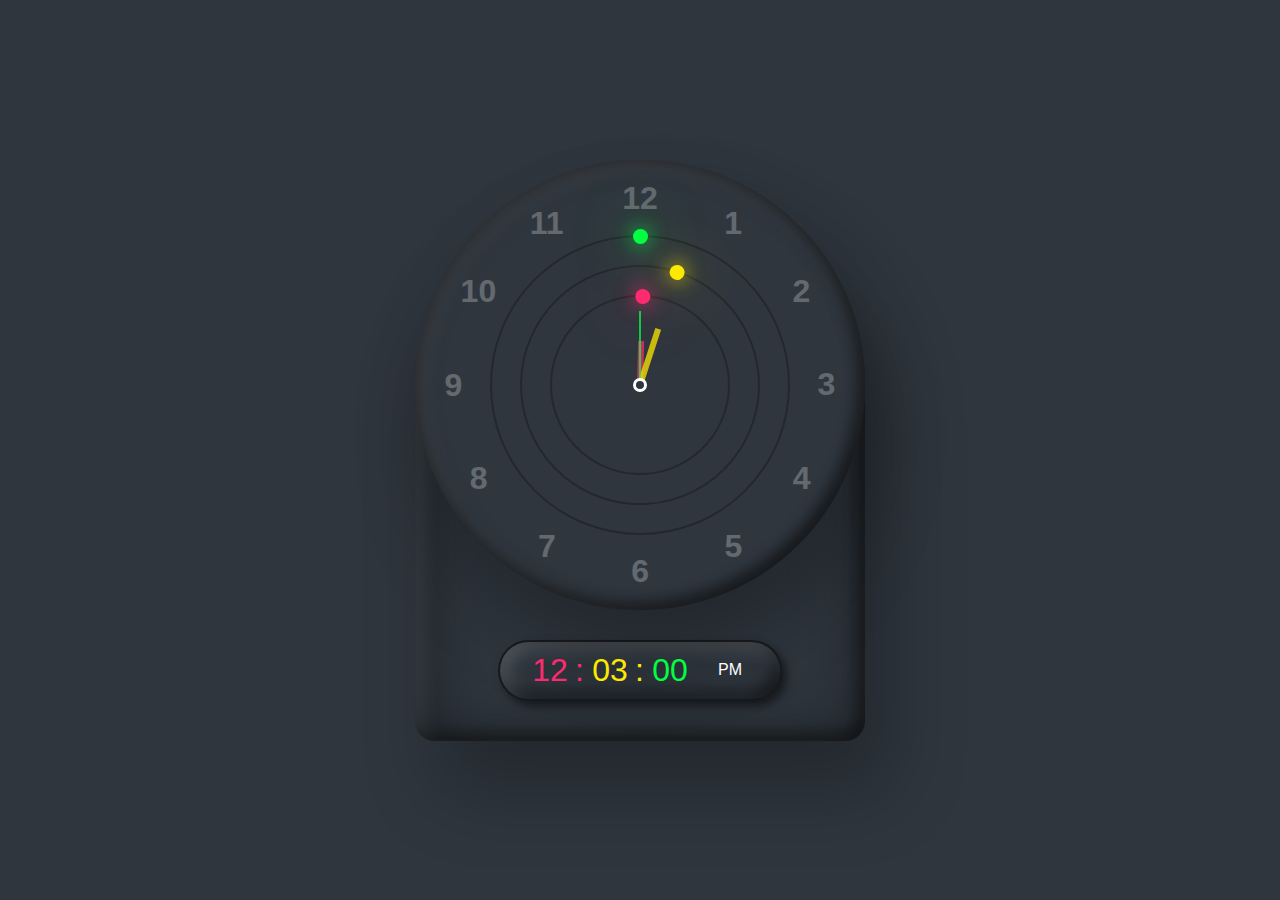
<file: index.html>
<html>
    <head>
        <link rel="stylesheet" href="clock.css">

    </head>

    <body>
        <div class="container">
            <div class="clock">
                <div class="circle" id="sc" style="--clr:#04fc43;"><i></i></div>
                <div class="circle circle2" id="mn" style="--clr:#fee800;"><i></i></div>
                <div class="circle circle3" id="hr" style="--clr:#ff2972;"><i></i></div>

                <span style="--i:1;"><b>1</b></span>
                <span style="--i:2;"><b>2</b></span>
                <span style="--i:3;"><b>3</b></span>
                <span style="--i:4;"><b>4</b></span>
                <span style="--i:5;"><b>5</b></span>
                <span style="--i:6;"><b>6</b></span>
                <span style="--i:7;"><b>7</b></span>
                <span style="--i:8;"><b>8</b></span>
                <span style="--i:9;"><b>9</b></span>
                <span style="--i:10;"><b>10</b></span>
                <span style="--i:11;"><b>11</b></span>
                <span style="--i:12;"><b>12</b></span>
            </div>

            <!-- Sowing clock time -->
            <div id="time">
                <div id="hour" style="--clr:#ff2972;">00</div>
                <div id="minutes" style="--clr:#fee800;">00</div>
                <div id="seconds" style="--clr:#04fc43;">00</div>
                <div id="ampm">AM</div>
            </div>

        </div>
        <script src="clock.js"> </script>
    </body>
</html>
</file>
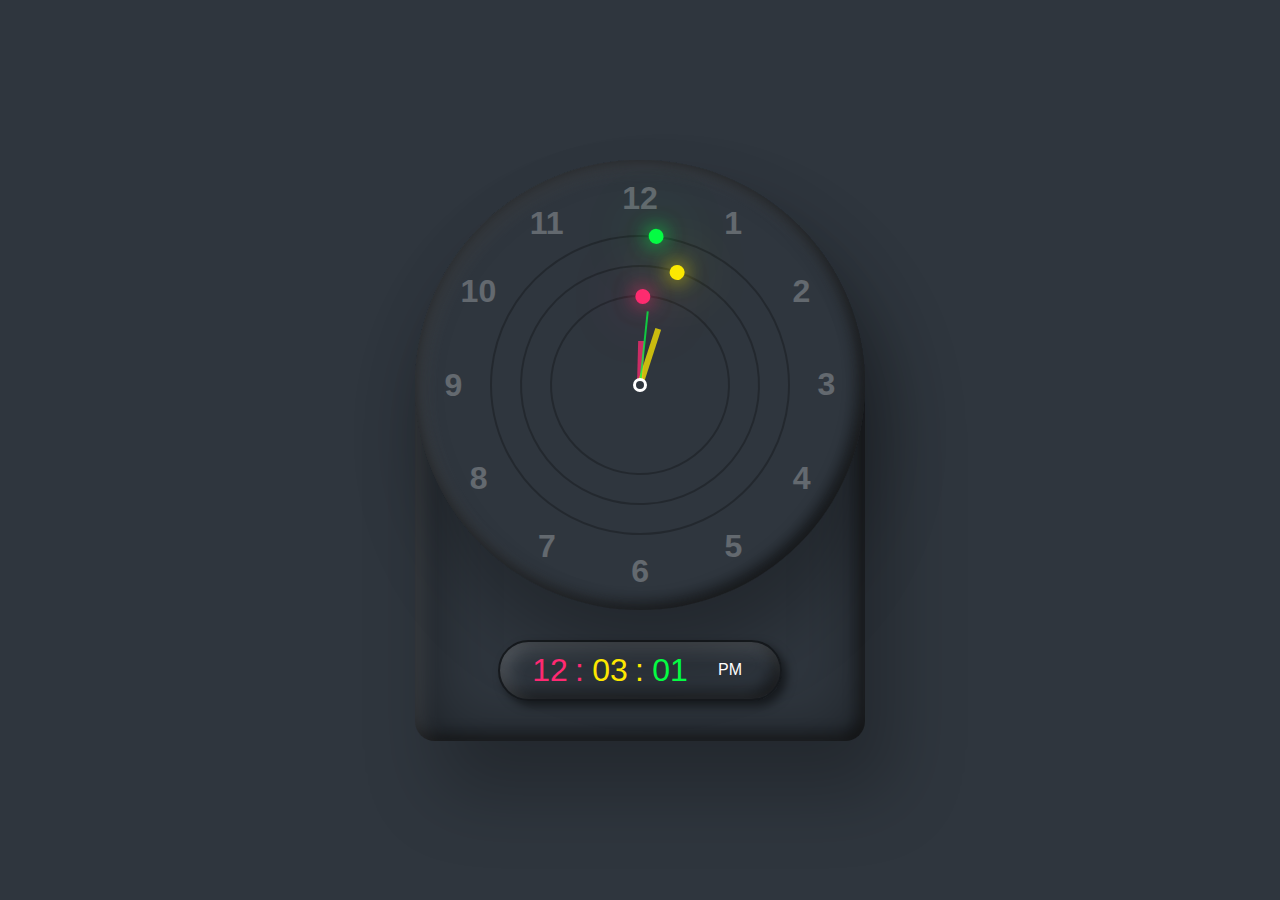
<file: clock.html>
<html>
    <head>
        <link rel="stylesheet" href="clock.css">

    </head>

    <body>
        <div class="container">
            <div class="clock">
                <div class="circle" id="sc" style="--clr:#04fc43;"><i></i></div>
                <div class="circle circle2" id="mn" style="--clr:#fee800;"><i></i></div>
                <div class="circle circle3" id="hr" style="--clr:#ff2972;"><i></i></div>

                <span style="--i:1;"><b>1</b></span>
                <span style="--i:2;"><b>2</b></span>
                <span style="--i:3;"><b>3</b></span>
                <span style="--i:4;"><b>4</b></span>
                <span style="--i:5;"><b>5</b></span>
                <span style="--i:6;"><b>6</b></span>
                <span style="--i:7;"><b>7</b></span>
                <span style="--i:8;"><b>8</b></span>
                <span style="--i:9;"><b>9</b></span>
                <span style="--i:10;"><b>10</b></span>
                <span style="--i:11;"><b>11</b></span>
                <span style="--i:12;"><b>12</b></span>
            </div>

            <!-- Sowing clock time -->
            <div id="time">
                <div id="hour" style="--clr:#ff2972;">00</div>
                <div id="minutes" style="--clr:#fee800;">00</div>
                <div id="seconds" style="--clr:#04fc43;">00</div>
                <div id="ampm">AM</div>
            </div>

        </div>
        <script src="clock.js"> </script>
    </body>
</html>
</file>
<file: clock.css>
*{
    margin: 0;
    padding: 0;
    box-sizing: border-box;
    font-family: 'poppins',sans-serif;
}

body{
    display : flex;
    justify-content: center;
    align-items: center;
    min-height: 100vh;
    background-color: #2f363e;
    overflow-y: hidden;
    overflow-x: hidden;

}

.container{
    position: relative;
    /* min-height: 500px; */
    border-radius: 20px;
    border-top-left-radius: 225px;
    border-top-right-radius: 225px;
    box-shadow: 25px 50px 75px rgba(0, 0, 0, 0.25),
                inset 5px 5px 70px rgba(0, 0, 0, 0.5),
                inset 5px 5px 20px rgba(255, 255, 255, 0.2),
                inset -5px -5px 15px rgba(0, 0, 0, 0.75);
    display: flex;
    justify-content: center;
    align-items: center;
    flex-direction: column;
}

.clock{
    position: relative;
    width: 450px;
    height: 450px;
    background: #2f363e;
    border-radius: 50%;
    box-shadow: 10px 50px 70px rgba(0, 0, 0, 0.25),
                inset 5px 5px 20px rgba(0, 0, 0, 0.5),
                inset 5px 5px 20px rgba(255, 255, 255, 0.2),
                inset -5px -5px 15px rgba(0, 0, 0, 0.75);
    display: flex;
    justify-content: center;
    align-items: center;
    margin-bottom: 30px;

}

.clock::before{
    content: '';
    position: absolute;
    width: 8px;
    height: 8px;
    background: #2f363e;
    border:3px solid white;
    border-radius:50%;
    z-index: 10000;
}

.clock span{
    position:absolute;
    inset: 20px;
    color: #fff;
    text-align: center;
    transform: rotate(calc(30deg * var(--i)));
    /* 360/12 = 30deg */
}

.clock span b{
    font-size: 2em;
    opacity: 0.25;
    font-weight: 600;
    display : inline-block;
    transform: rotate(calc(-30deg*var(--i)));
}

.circle{
    position: absolute;
    width: 300px;
    height: 300px;
    border:2px solid rgba(0, 0, 0, 0.25);
    border-radius: 50%;
    display: flex;
    justify-content: center;
    align-items: flex-start;
    z-index: 10;
}

.circle i{
    position: absolute;
    width: 6px;
    height: 50%;
    background: var(--clr);
    opacity: 0.75;
    transform-origin: bottom;
    transform: scaleY(0.5); 
    /* z-index: 10; */
}

.circle:nth-child(1) i {
    width: 2px;
}

.circle:nth-child(2) i {
    width: 6px;
}

.circle2{
    width: 240px;
    height: 240px;
    z-index: 9;

}

.circle3{
    height:180px;
    width:180px;
    z-index: 8;

 
}

 .circle::before
{
    content: '';
    position: absolute;
    top : -8.5px;
    margin-bottom: 50px;
    width: 15px;
    height: 15px;
    border-radius: 50%;
    background-color: var(--clr);
    box-shadow: 0 0 20px var(--clr),
                0 0 60px var(--clr);

}  


/*  digital clock style */
 #time{
     margin-bottom: 40px;
     display: flex;
     padding: 10px 20px;
     font-size: 2em;
     font-weight: 600;
     border: 2px solid rgba(0, 0, 0, 0.5);
     border-radius: 40px;
     box-shadow: 5px 5px 10px rgba(0, 0, 0, 0.5),
                inset 5px 5px 20px rgba(255, 255, 255, 0.2),
                inset -5px -5px 15px rgba(0, 0, 0, 0.75) ;
 }

 #time div{
     position: relative;
     width: 60px;
     text-align: center;
     font-weight: 500;
     color: var(--clr);
 }


 #time div:nth-child(1)::after,
 #time div:nth-child(2)::after
 {
     content: ':';
     position:absolute;
     right: -4px;


 }

 #time div:last-child{
     font-size: 0.5em;
     display: flex;
     justify-content: center;
     align-items: center;
     color:#fff;
}

#time div:nth-child(2)::after{
    animation : animate 1s steps(1) infinite;
}

@keyframes animate{
    0%{
        opacity: 1;
    }

    50%{
        opacity: 0;
    }
}
</file>
